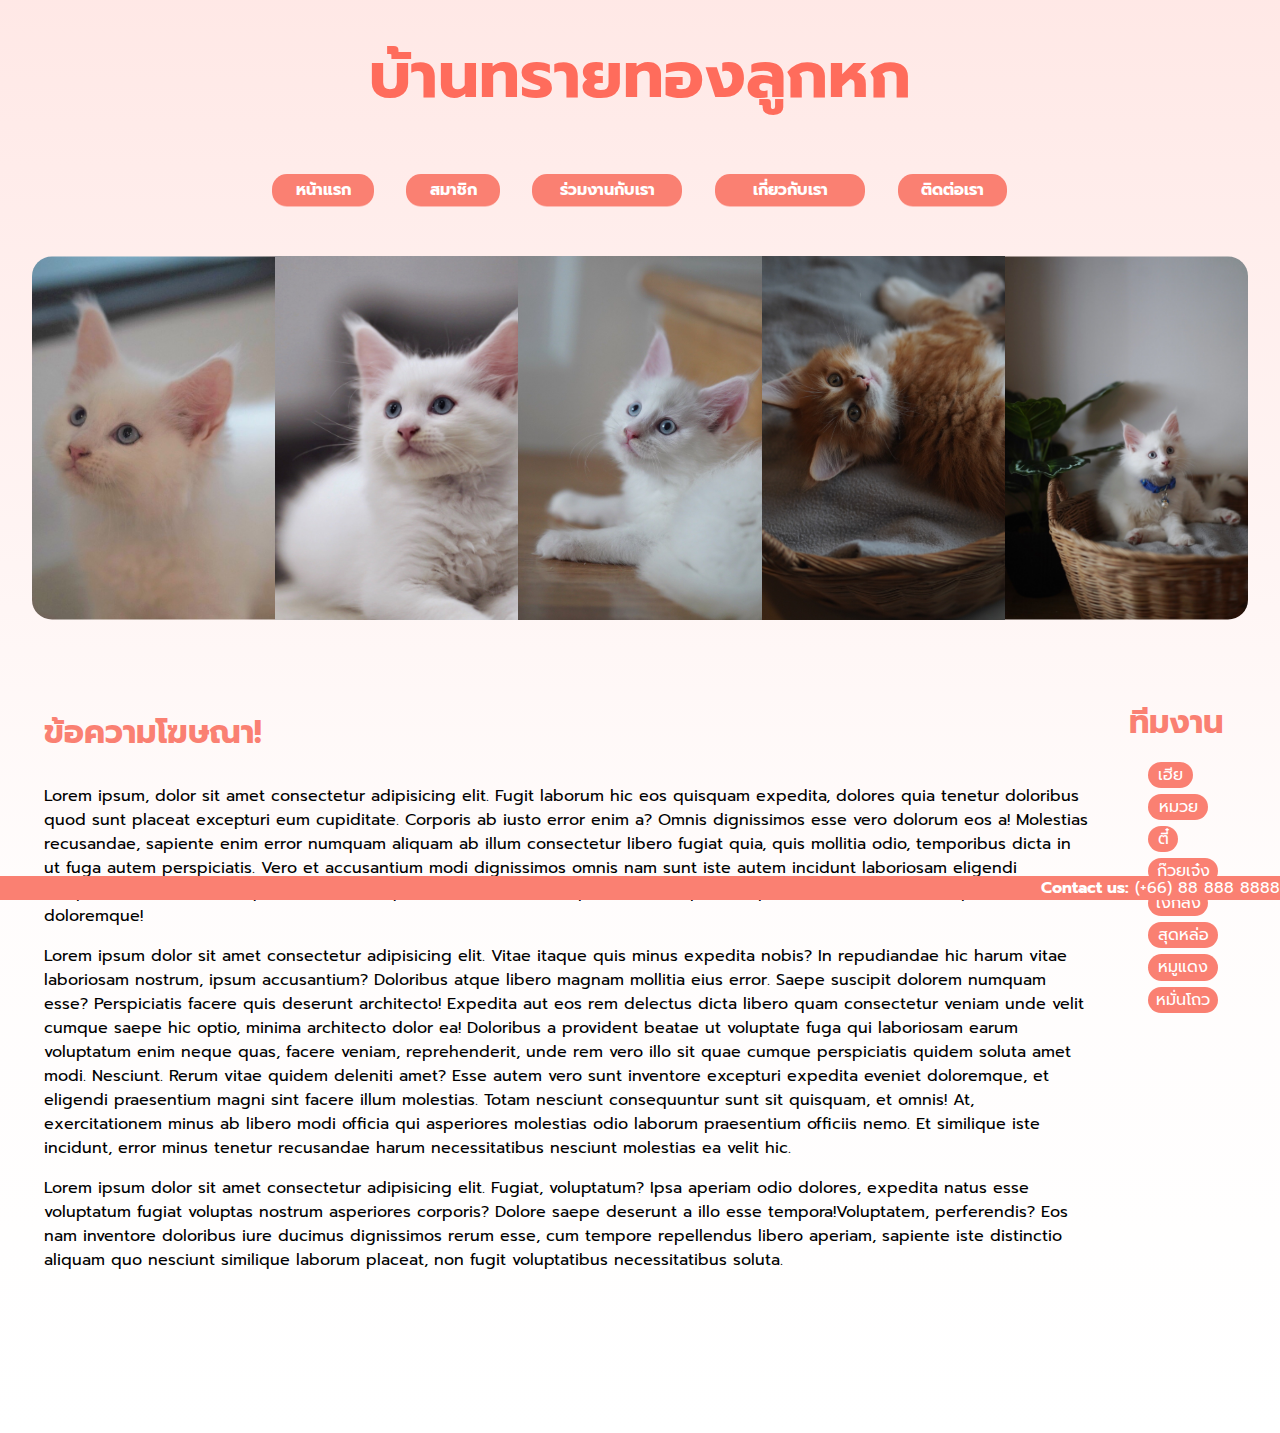
<file: index.html>
<!DOCTYPE html>
<html lang="en">

<head>
    <meta charset="UTF-8">
    <meta http-equiv="X-UA-Compatible" content="IE=edge">
    <meta name="viewport" content="width=device-width, initial-scale=1.0">
    <link rel="stylesheet" href="photoport.css">

    <title>บ้านทรายทองลูกหกด็อดค็อม</title>

    <link rel="shortcut icon" href="/photoport/paw.png">


    <link rel="preconnect" href="https://fonts.googleapis.com">
    <link rel="preconnect" href="https://fonts.gstatic.com" crossorigin>
    <link href="https://fonts.googleapis.com/css2?family=Libre+Franklin:wght@500&display=swap" rel="stylesheet">


    <link rel="preconnect" href="https://fonts.googleapis.com">
    <link rel="preconnect" href="https://fonts.gstatic.com" crossorigin>
    <link
        href="https://fonts.googleapis.com/css2?family=Itim&family=Libre+Franklin:wght@500&family=Prompt:wght@200&display=swap"
        rel="stylesheet">


</head>

<body>
    <header>
        <h1>บ้านทรายทองลูกหก</h1>
    </header>

    <nav>
        <div>หน้าแรก</div>
        <div>สมาชิก</div>
        <div>ร่วมงานกับเรา</div>
        <div>เกี่ยวกับเรา</div>
        <div>ติดต่อเรา</div>
    </nav>

    <section>
        <img src="/image.jpg" alt="third" id="third_img" width="1024">
        <img src="/IMG_1467.JPG" alt="first" id="first_img" width="1024">
        <img src="/IMG_1621.JPG" alt="second" id="second_img" width="1024">
        <img src="/DSC00983.JPG" alt="forth" id="forth_img" width="1024">
        <img src="/IMG_1624.JPG" alt="fifth" id="fifth_img" width="1024">
    </section>
    <div class="firsttext">
        <article class="greeting">
            <h2>ข้อความโฆษณา!</h2>
            <p>Lorem ipsum, dolor sit amet consectetur adipisicing elit. Fugit laborum hic eos quisquam expedita,
                dolores quia tenetur doloribus quod sunt placeat excepturi eum cupiditate. Corporis ab iusto error enim
                a? Omnis dignissimos esse vero dolorum
                eos a! Molestias recusandae, sapiente enim error numquam aliquam ab illum consectetur libero fugiat
                quia, quis mollitia odio, temporibus dicta in ut fuga autem perspiciatis. Vero et accusantium modi
                dignissimos omnis nam sunt iste autem
                incidunt laboriosam eligendi voluptatum, error minima qui, dolorem numquam veritatis dicta tempore,
                earum optio voluptates! Sed in ducimus sapiente doloremque!</p>
            <p>Lorem ipsum dolor sit amet consectetur adipisicing elit. Vitae itaque quis minus expedita nobis? In
                repudiandae hic harum vitae laboriosam nostrum, ipsum accusantium? Doloribus atque libero magnam
                mollitia eius error. Saepe suscipit dolorem
                numquam esse? Perspiciatis facere quis deserunt architecto! Expedita aut eos rem delectus dicta libero
                quam consectetur veniam unde velit cumque saepe hic optio, minima architecto dolor ea! Doloribus a
                provident beatae ut voluptate fuga
                qui laboriosam earum voluptatum enim neque quas, facere veniam, reprehenderit, unde rem vero illo sit
                quae cumque perspiciatis quidem soluta amet modi. Nesciunt. Rerum vitae quidem deleniti amet? Esse autem
                vero sunt inventore excepturi
                expedita eveniet doloremque, et eligendi praesentium magni sint facere illum molestias. Totam nesciunt
                consequuntur sunt sit quisquam, et omnis! At, exercitationem minus ab libero modi officia qui asperiores
                molestias odio laborum praesentium
                officiis nemo. Et similique iste incidunt, error minus tenetur recusandae harum necessitatibus nesciunt
                molestias ea velit hic.</p>
            <p><span>Lorem ipsum dolor sit amet consectetur adipisicing elit. Fugiat, voluptatum? Ipsa aperiam odio
                    dolores, expedita natus esse voluptatum fugiat voluptas nostrum asperiores corporis? Dolore saepe
                    deserunt a illo esse tempora!</span><span>Voluptatem, perferendis? Eos nam inventore doloribus iure
                    ducimus dignissimos rerum esse, cum tempore repellendus libero aperiam, sapiente iste distinctio
                    aliquam quo nesciunt similique laborum placeat, non fugit voluptatibus necessitatibus soluta.</span>
            </p>

        </article>
        <div class="side">
            <div>
                <h2>ทีมงาน</h2>
            </div>
            <ul>
                <div><a href="/hia.html">เฮีย</a></div>
                <div>หมวย</div>
                <div>ตี๋</div>
                <div>ก๊วยเจ๋ง</div>
                <div>เง็กลั้ง</div>
                <div>สุดหล่อ</div>
                <div>หมูแดง</div>
                <div>หมั่นโถว</div>
            </ul>
        </div>
    </div>

    <div class="footer"> <span>Contact us:</span> (+66) 88 888 8888</div>
</body>

</html>
</file>
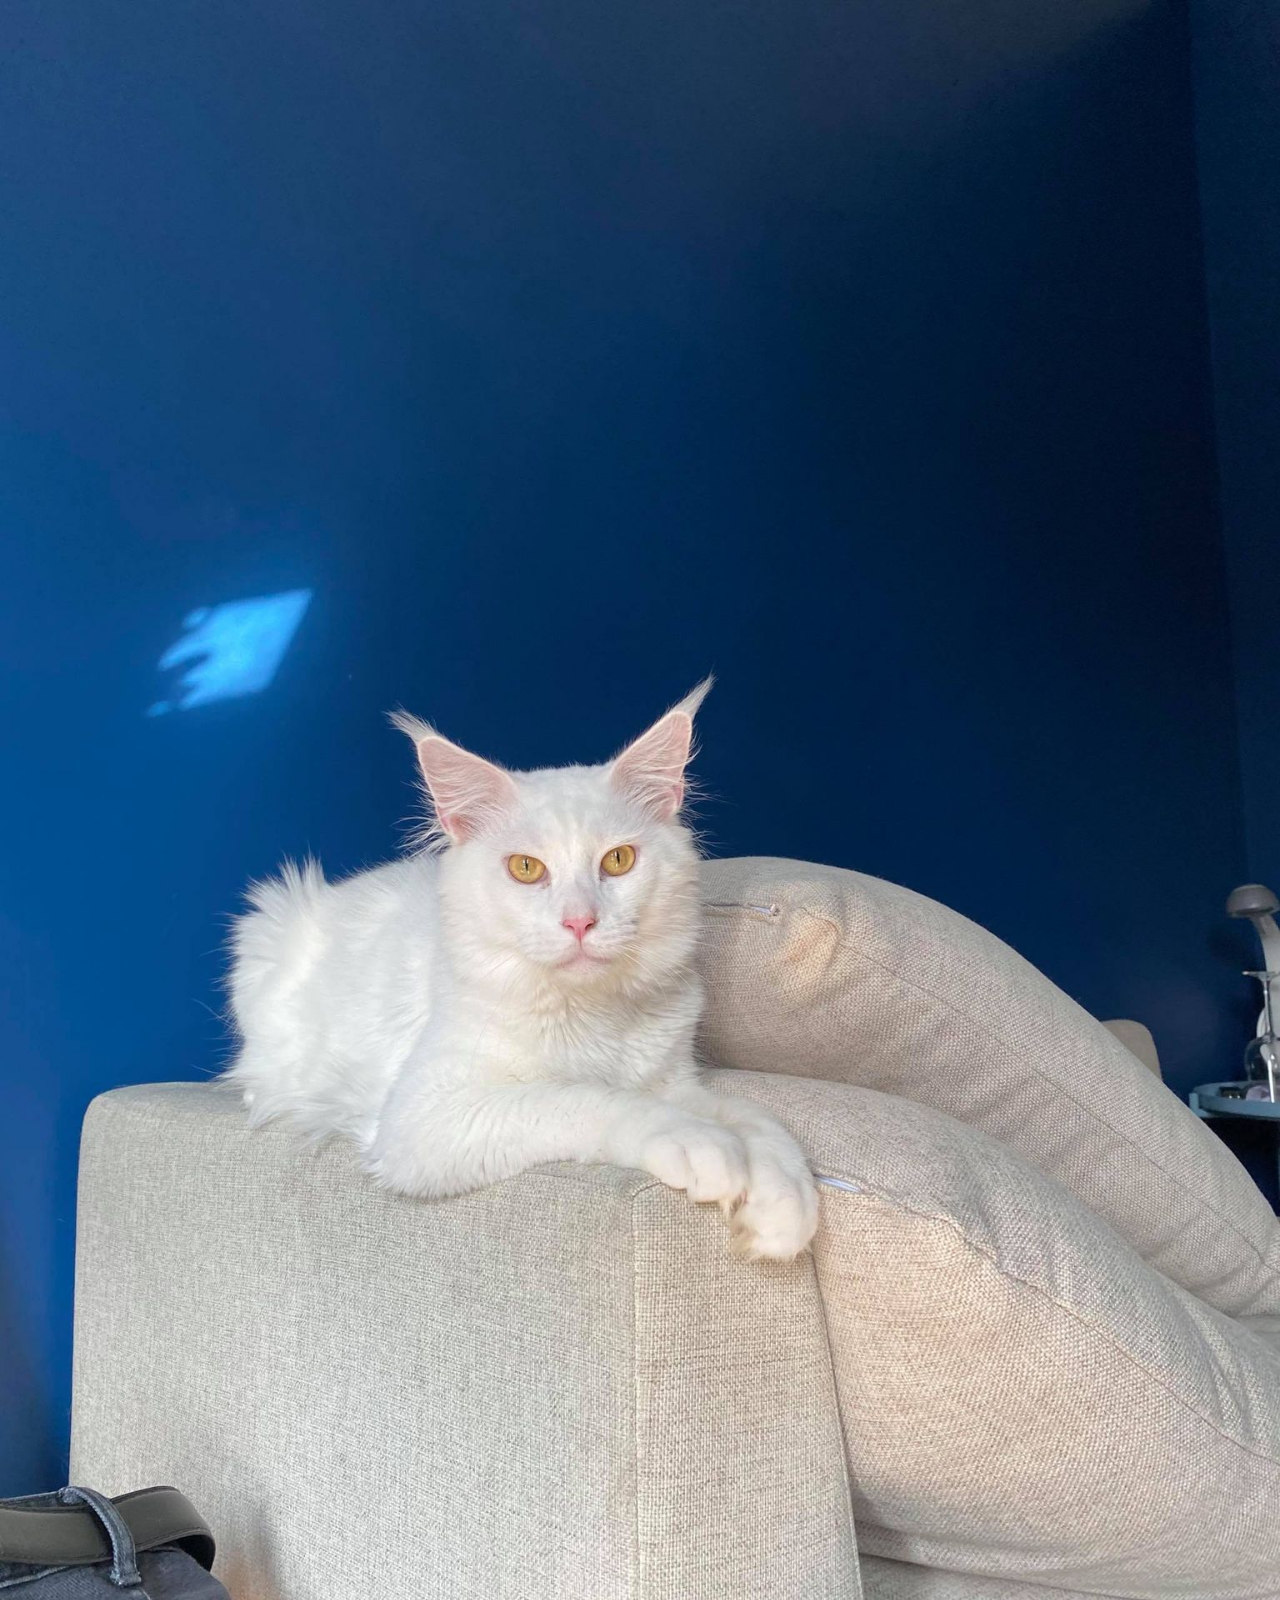
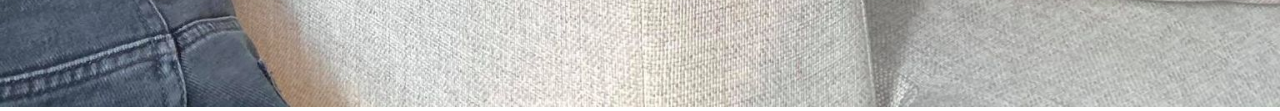
<file: hia.html>
<!DOCTYPE html>
<html lang="en">

<head>
    <meta charset="UTF-8">
    <meta http-equiv="X-UA-Compatible" content="IE=edge">
    <meta name="viewport" content="width=device-width, initial-scale=1.0">
    <title>เฮีย</title>

    <link rel="stylesheet" href="hia.css">

</head>

<body>
    <img src="/212174925_2949552751960267_1765903811578412655_n.jpg" alt="เฮีย">

</body>

</html>
</file>
<file: photoport.css>
body:lang(en) {
    font-family: 'Itim', cursive;
    font-family: 'Libre Franklin', sans-serif;
    font-family: 'Prompt', sans-serif;
}

body:lang(th-TH) {}

body {
    margin: 0;
    display: flex;
    flex-direction: column;
    justify-content: flex-start;
    align-items: center;
    background: rgb(255, 255, 255);
    background: linear-gradient(0deg, rgba(255, 255, 255, 0.4150035014005602) 0%, rgba(255, 247, 246, 0.3337710084033614) 38%, rgba(255, 216, 212, 0.5858718487394958) 100%);
}

a {
    text-decoration: none;
    color: white;

}

header {
    color: rgb(255, 108, 92);
    text-align: center;
    font-size: 2rem;
    font-weight: bold;
}

*::selection {
    background-color: salmon;
    color: white;
}

header h1 {
    margin: 5% 0;
}

nav {
    width: 100%;
    display: flex;
    flex-direction: row;
    justify-content: center;
    flex-wrap: wrap;
    flex-basis: inherit;
    flex-grow: 1;
    margin-bottom: 2%;
}

nav div {
    min-width: 80px;
    width: auto;
    height: auto;
    background-color: salmon;
    font-size: 0.8rem;
    font-weight: bold;
    text-align: center;
    color: white;
    border-bottom: 1px rgba(255, 235, 233, 0.542) solid;
    border-radius: 15px;
    margin: 1% 2%;
    box-sizing: border-box;
    padding: 0.5%;
}

nav div:nth-of-type(3) {
    min-width: 120px;
}

nav div:nth-of-type(4) {
    min-width: 110px;
}

nav div:nth-of-type(5) {
    min-width: 105px;
}

nav div:hover {
    background-color: rgb(255, 164, 154);
    cursor: pointer;
}

nav div:active {
    background-color: rgba(255, 164, 154, 0.405);
}

nav h2:last-child {
    margin-bottom: 10px;
}

section {
    width: 100%;
    display: flex;
    flex-direction: column;
    flex-wrap: wrap;
}

.firsttext {
    margin: 5px;
    display: flex;
    flex-direction: column;
}

.greeting h2 {
    color: salmon;
    font-size: 2rem;
    font-weight: bold;
}

.greeting {
    margin-bottom: 2%;
}

img {
    display: inline;
    width: 100%;
    box-sizing: border-box;
    padding: 0.5px 0;
}

.side h2 {
    color: salmon;
}

.side ul {
    display: flex;
    flex-direction: row;
    flex-wrap: wrap;
}

.side ul div {
    background-color: #fa8072;
    border-radius: 15px;
    text-align: center;
    box-sizing: border-box;
    margin: 3px 5px;
    padding: 1% 2%;
    color: white;
}

.side ul div:hover {
    background-color: rgb(255, 164, 154);
    cursor: pointer;
}

.side ul div:active {
    background-color: rgba(255, 164, 154, 0.405);
}

.footer {
    margin-top: 20px;
    height: auto;
    width: 100%;
    color: white;
    background-color: salmon;
    text-align: right;
}

.footer span {
    font-weight: bold;
}


/* Next part is for >1024px wide screen */

@media (min-width: 900px) {
    nav {
        max-width: 60%;
        flex-direction: row;
        flex-wrap: wrap;
        justify-content: space-between;
    }
    nav div {
        font-size: 1rem;
        width: auto;
        border-radius: 15px;
        margin: 3% auto;
        box-sizing: border-box;
        padding: 0.5% 3%;
    }
    nav div:nth-of-type(3) {
        min-width: 150px;
        width: auto;
    }
    nav div:nth-of-type(4) {
        min-width: 150px;
        width: auto;
    }
    section {
        width: 95%;
        flex-direction: row;
        justify-content: center;
        align-content: center;
        flex-wrap: wrap;
        margin-bottom: 3%;
    }
    img {
        max-width: 960px;
        width: 20%;
        transition: all 0.3s;
        object-fit: cover;
    }
    img:first-child {
        border-top-left-radius: 20px;
        border-bottom-left-radius: 20px;
    }
    img:last-child {
        border-top-right-radius: 20px;
        border-bottom-right-radius: 20px;
    }
    img:hover {
        transform: scale(1.5);
        object-fit: cover;
        border-radius: 20px;
    }
    img:active {
        transform: translateY(0.25eem));
    }
    .firsttext {
        width: 95%;
        display: flex;
        margin: 10px 0;
        padding: 1px;
        flex-direction: row;
        justify-content: space-between;
    }
    .greeting {
        padding: 1%;
        margin-bottom: 10%
    }
    .greeting h2 {
        font-size: 2rem;
        font-weight: bolder;
    }
    div.side {
        padding: 1%;
        margin-top: 30px 0;
        width: 100%;
        display: flex;
        flex-direction: column;
        justify-content: flex-start;
        align-content: left;
        padding: 0;
    }
    div.side h2 {
        height: 20px;
        margin-top: 0 0;
        font-size: 2rem;
        padding: 1%;
        text-align: center;
        box-sizing: border-box;
    }
    ul.side {
        width: 100%;
        display: flex;
        flex-direction: column;
        justify-content: center;
        align-items: left;
        flex-wrap: wrap;
    }
    ul.side div {
        color: white;
        text-align: center;
        font-weight: bold;
        font-size: 1rem;
        background-color: salmon;
        border-radius: 10px;
        margin: 3px 0;
        margin-left: 17.5%;
        padding: 3%;
        display: inline;
        transition: all 0.1s linear;
    }
    .side ul div:first-child {
        width: 45px;
    }
    .side ul div:nth-of-type(2) {
        width: 60px;
        ;
    }
    .side ul div:nth-of-type(3) {
        width: 30px;
        ;
    }
    .side ul div:nth-of-type(4) {
        width: 70px;
        ;
    }
    .side ul div:nth-of-type(5) {
        width: 60px;
        ;
    }
    .side ul div:nth-of-type(6) {
        width: 70px;
        ;
    }
    .side ul div:nth-of-type(7) {
        width: 70px;
        ;
    }
    .side ul div:last-child {
        width: 70px;
        ;
    }
    .side ul div:hover {
        background-color: rgb(255, 164, 154);
        cursor: pointer;
        transform: scale(0.9);
    }
    .side ul div:active {
        background-color: rgba(255, 164, 154, 0.405);
    }
    .footer {
        position: fixed;
        bottom: 0;
    }
}
</file>
<file: hia.css>
body {
    margin:0;
}

img {
    width: 100%;
}
</file>
